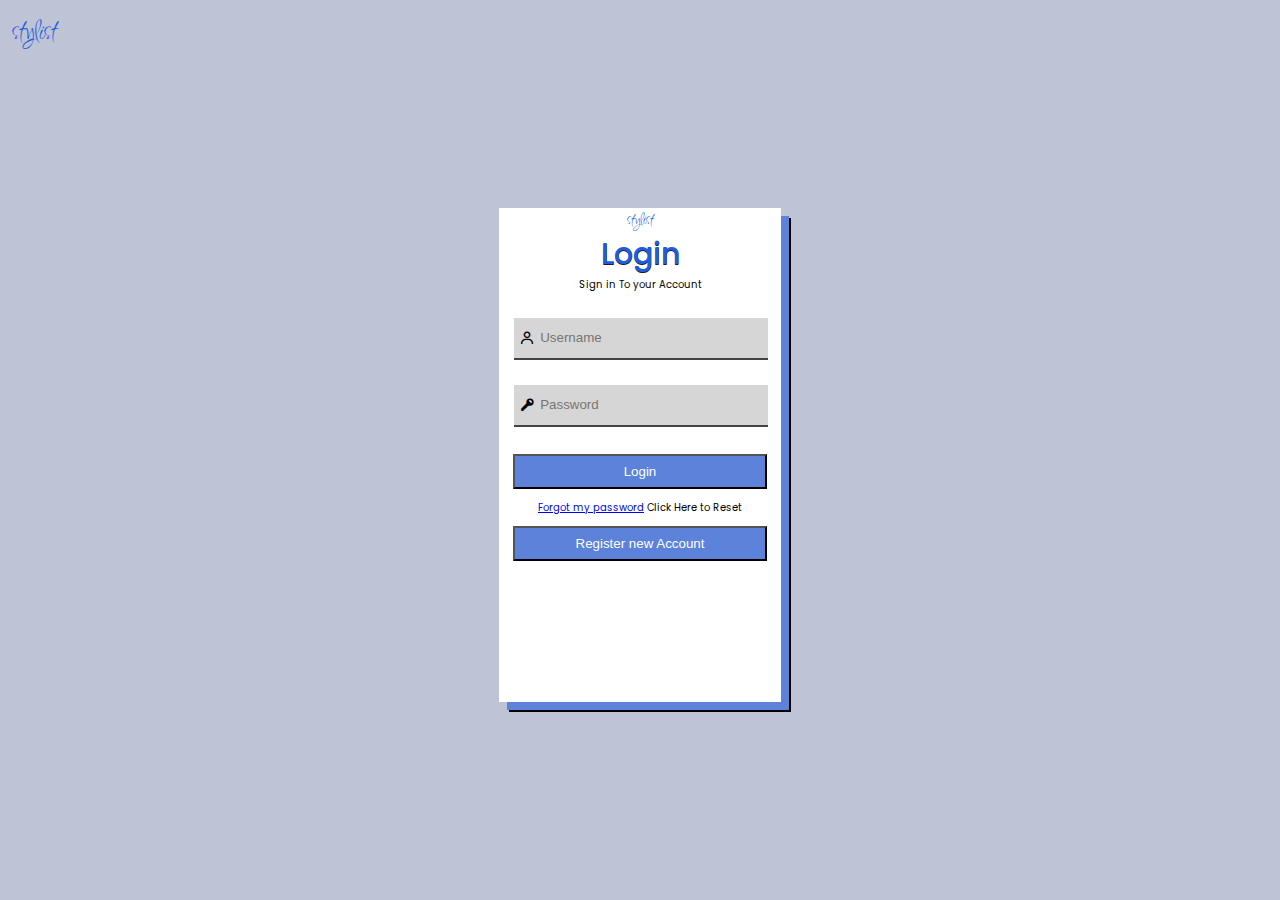
<file: Assignment_2/index.html>
<!DOCTYPE html>
<html lang="en">

<head>
    <meta charset="UTF-8">
    <meta name="viewport" content="width=device-width, initial-scal++e=1.0">
    <title>StyleList</title>
    <link rel="preconnect" href="https://fonts.googleapis.com">
    <link rel="preconnect" href="https://fonts.gstatic.com" crossorigin>
    <link href="https://fonts.googleapis.com/css2?family=Inspiration&family=Poppins:wght@400;600;700&display=swap"
        rel="stylesheet">

    <link rel="stylesheet" href="style.css">

    <link href='https://unpkg.com/boxicons@2.1.4/css/boxicons.min.css' rel='stylesheet'>
</head>

<body>
    <header>
        <nav>
            <div class="logo">
                stylist
            </div>
        </nav>
    </header>

    <main class="main">
        <div class="container">
            <form action="">
                <div class="inlogo">
                    stylist
                </div>
                <div class="font">
                    <h2>Login</h2>
                    <p>Sign in To your Account</p>
                </div>

                <div class="input-box">
                    <i class='bx bx-user'></i>
                    <input type="text" id="username" placeholder="Username">
                </div>
                <div class="input-box">
                    <i class='bx bxs-key'></i>
                    <input type="password" id="password" placeholder="Password">
                </div>

                <div class="btnLogin">
                    <button onclick="login(event)" type="submit" class="btn1">Login</button>
                </div>
                <div class="ForgotPassword">
                    <a href="#">Forgot my password</a>
                    <label for="">Click Here to Reset</label>
                </div>

                <div class="btnRegister">
                    <button type="submit" class="btn2">Register new Account</button>

                </div>



            </form>

        </div>
    </main>


    <script>

        function login(event) {
            event.preventDefault();
            // Optional: check if fields are filled
            var user = document.getElementById("username").value;
            var pass = document.getElementById("password").value;

            if (user === "" || pass === "") {
                alert("Please enter username and password");
            } else {
                // Change to 2nd page

                window.location.href = "search.html";
            }
        }

    </script>
</body>

</html>
</file>
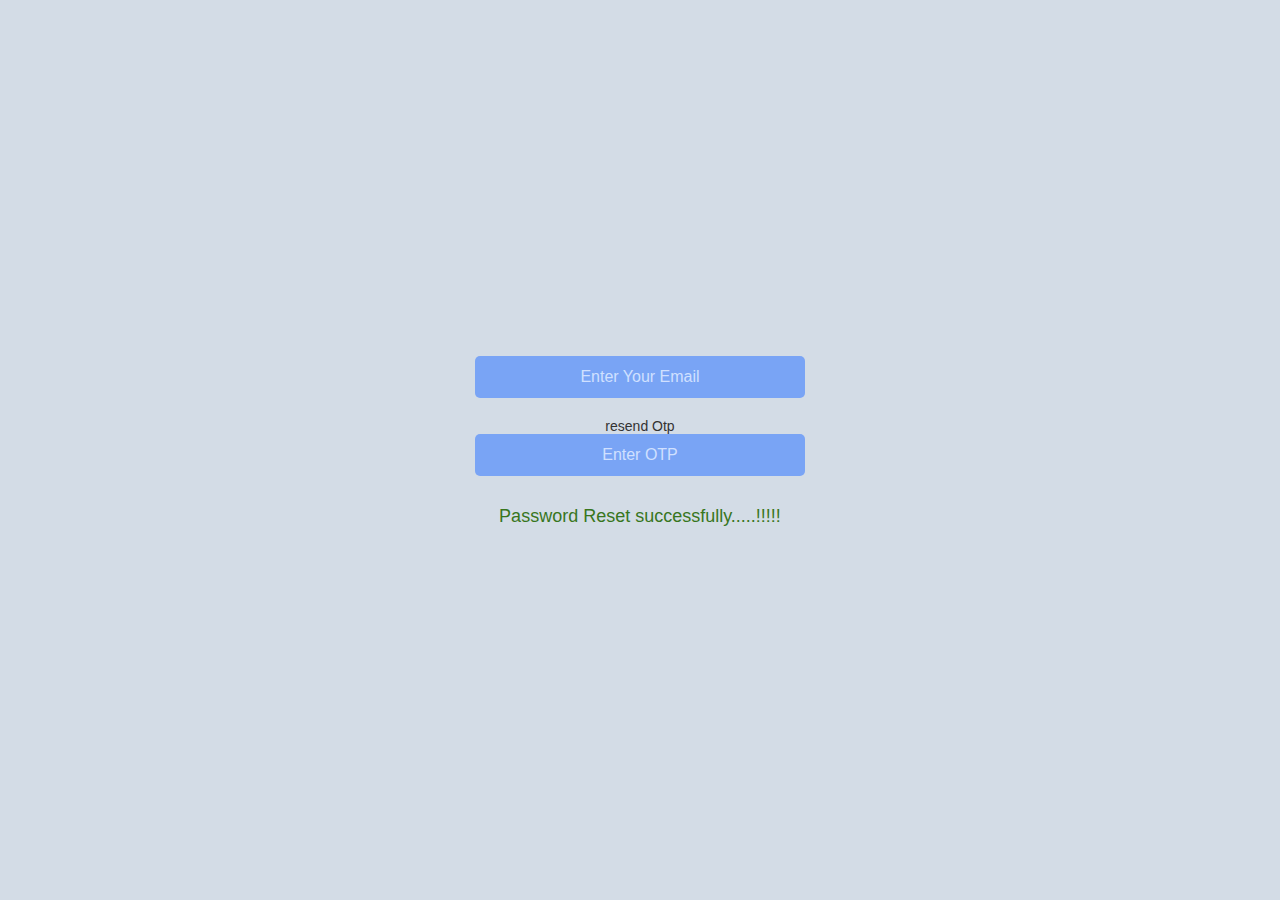
<file: Assignment_2/forgotpass.html>
<!DOCTYPE html>
<html lang="en">
<head>
    <meta charset="UTF-8">
    <meta name="viewport" content="width=device-width, initial-scale=1.0">
    <title>Password Reset</title>
    <link rel="stylesheet" href="forgotpass.css">
</head>
<body>
    <div class="container">
        <div class="input-group">
            <input type="email" id="email" placeholder="Enter Your Email">
            
        </div>
        <a href="#" class="otp-link">resend Otp</a>
        <div class="input-group">
            <input type="text" id="otp" placeholder="Enter OTP">
        </div>
        <p class="success-message">Password Reset successfully.....!!!!!</p>
    </div>
</body>
</html>
</file>
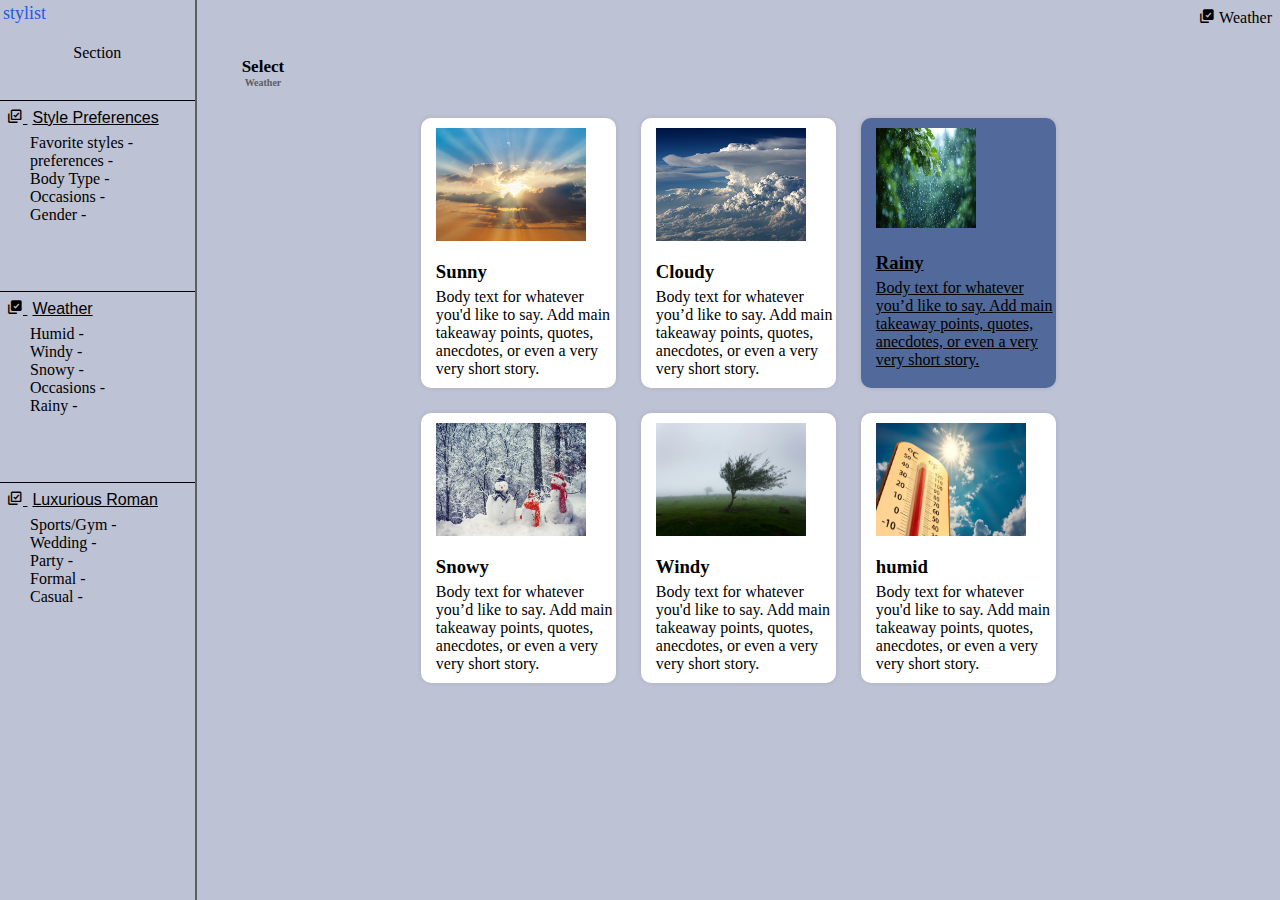
<file: Assignment_2/Preferences.html>
<!DOCTYPE html>
<html lang="en">

<head>
    <meta charset="UTF-8">
    <meta name="viewport" content="width=device-width, initial-scale=1.0">
    <title>Preferences</title>
    <link href='https://unpkg.com/boxicons@2.1.4/css/boxicons.min.css' rel='stylesheet'>
    <link rel="stylesheet" href="Preferences.css">
</head>

<body>
    <div class="sidebar">
        <div class="box1">
            <div class="logo">
                stylist
            </div>
            <div class="section">
                Section
            </div>
        </div>
        <div class="box2">
            <div class="selected"><a href="#"><i class='bx bx-select-multiple'></i>
                    <div class="insidediv">Style Preferences</div>
                </a></div>
            <div class="word">
                <span>Favorite styles -</span>
                <span>preferences -</span>
                <span>Body Type -</span>
                <span>Occasions -</span>
                <span>Gender -</span>
            </div>
        </div>
        <div class="box3">
            <div class="selected"><a href="#"><i class='bx bxs-select-multiple'></i>
                    <div class="insidediv">Weather</div>
                </a></div>
            <div class="word">
                <span>Humid -</span>
                <span>Windy -</span>
                <span>Snowy -</span>
                <span>Occasions -</span>
                <span>Rainy -</span>
            </div>
        </div>
        <div class="box4">
            <div class="selected"><a href="#"><i class='bx bx-select-multiple'></i>
                    <div class="insidediv">Luxurious Roman</div>
                </a></div>
            <div class="word">
                <span>Sports/Gym -</span>
                <span>Wedding -</span>
                <span>Party -</span>
                <span>Formal -</span>
                <span>Casual -</span>
            </div>
        </div>
    </div>

    <div class="mainsection">
        <div class="righselect">
            <i class='bx bxs-select-multiple'></i> Weather
        </div>
        <div class="left">
            Select <span>Weather</span>
        </div>
        <div class="boxes">
            <div class="boxes1">
                <img src="weather1.jpg" alt="Weather">
                <h3>Sunny</h3>
                <p>
                    Body text for whatever you'd like to say. Add main takeaway points, quotes, anecdotes, or even a
                    very very short story.
                </p>
            </div>
            <div class="boxes1">
                <img src="weather2.jpeg" alt="Weather">
                <h3>Cloudy</h3>
                <p>
                    Body text for whatever you’d like to say. Add main takeaway points, quotes, anecdotes, or even a very very short story. 
                </p>
            </div>
            <div class="boxes1 boxes2">
                <a href="#"><img src="weather3.jpg" alt="Weather">
                <h3>Rainy</h3>
                <p>
                    Body text for whatever you’d like to say. Add main takeaway points, quotes, anecdotes, or even a very very short story. 
                </p>
                </a>
            </div>
            <div class="boxes1">
                <img src="weather4.webp" alt="Weather">
                <h3>Snowy</h3>
                <p>
                    Body text for whatever you’d like to say. Add main takeaway points, quotes, anecdotes, or even a very very short story. 
                </p>
            </div>
            <div class="boxes1">
                <img src="weather5.jpg" alt="Weather">
                <h3>Windy</h3>
                <p>
                    Body text for whatever you'd like to say. Add main takeaway points, quotes, anecdotes, or even a
                    very very short story.
                </p>
            </div>
            <div class="boxes1"><img src="weather6.avif" alt="Weather">
                <h3>humid</h3>
                <p>
                    Body text for whatever you'd like to say. Add main takeaway points, quotes, anecdotes, or even a
                    very very short story.
                </p></div>

        </div>

    </div>
</body>

</html>
</file>
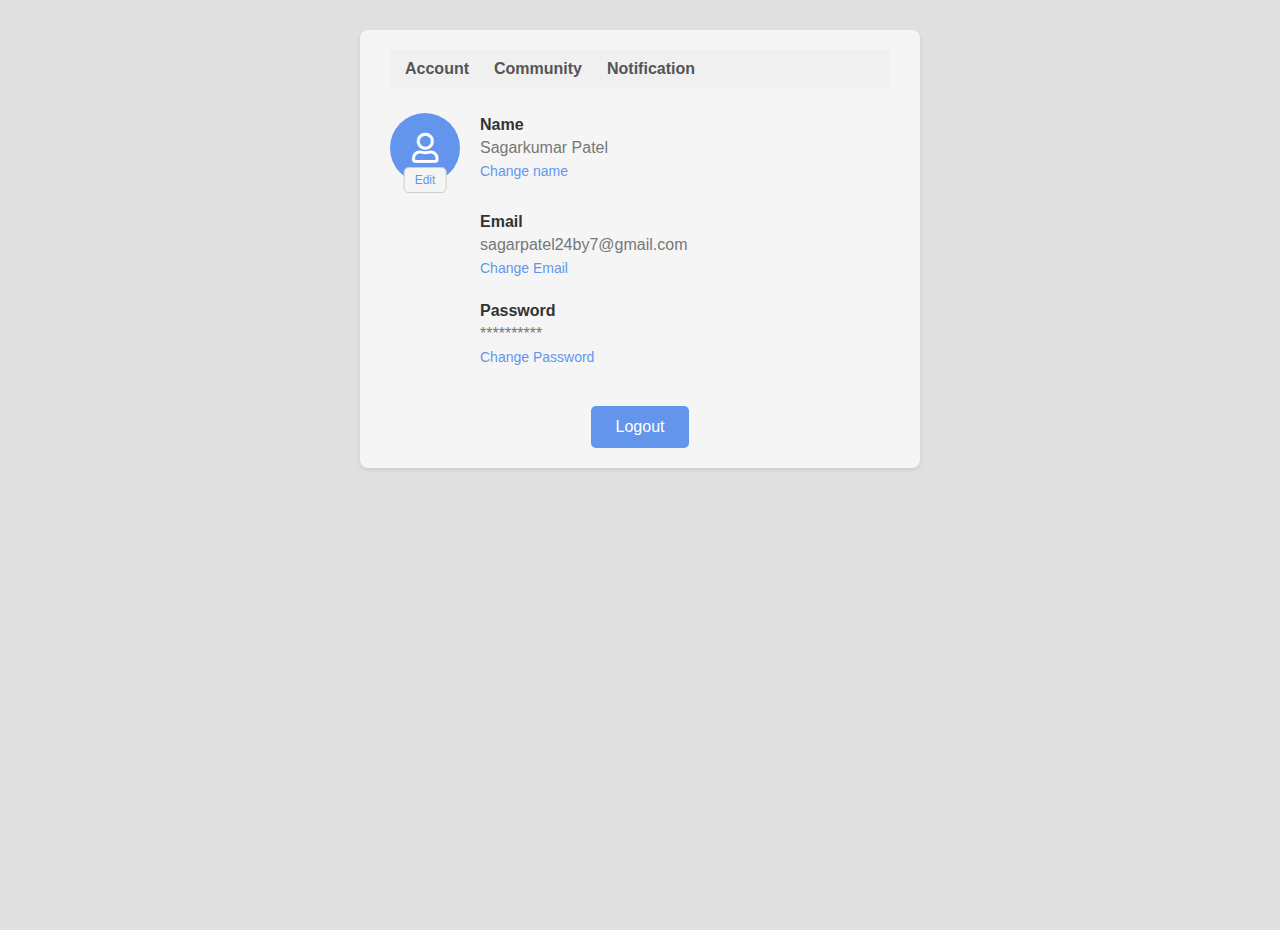
<file: Assignment_2/profile.html>
<!DOCTYPE html>
<html lang="en">
<head>
    <meta charset="UTF-8">
    <meta name="viewport" content="width=device-width, initial-scale=1.0">
    <title>Profile</title>
    <link rel="stylesheet" href="https://cdnjs.cloudflare.com/ajax/libs/font-awesome/5.15.4/css/all.min.css">
    <link rel="stylesheet" href="profile.css">
</head>
<body>
    <div class="profile-container">
        <div class="header-nav">
            <ul>
                <li><a href="#">Account</a></li>
                <li><a href="#">Community</a></li>
                <li><a href="#">Notification</a></li>
            </ul>
        </div>

        <div class="profile-header">
            <div class="profile-icon-wrapper">
                <div class="profile-icon-container"></div>
                <div class="edit-profile-icon">Edit</div>
            </div>
            <div class="profile-details">
                <strong>Name</strong>
                <div class="info-value">Sagarkumar Patel</div>
                <a href="#" class="edit-button">Change name</a>
            </div>
        </div>

        <div class="info-section">
            <strong>Email</strong>
            <div class="info-value">sagarpatel24by7@gmail.com</div>
            <a href="#" class="change-link">Change Email</a>
        </div>

        <div class="info-section">
            <strong>Password</strong>
            <div class="info-value">**********</div>
            <a href="#" class="change-link">Change Password</a>
        </div>

        <div class="logout-button-container">
            <button class="logout-button">Logout</button>
        </div>
    </div>
</body>
</html>
</file>
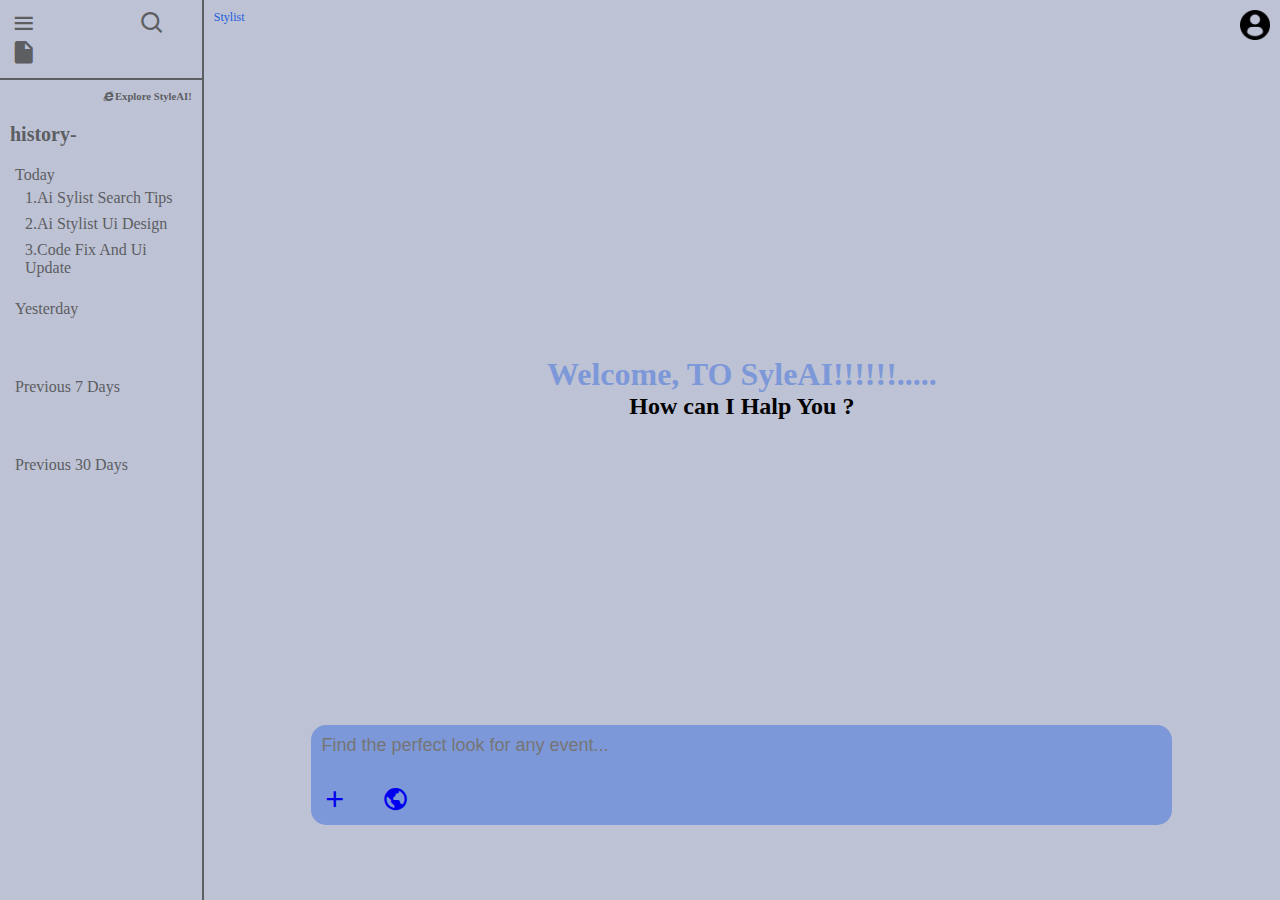
<file: Assignment_2/search.html>
<!DOCTYPE html>
<html lang="en">

<head>
    <meta charset="UTF-8">
    <meta name="viewport" content="width=device-width, initial-scale=1.0">
    <title>Search</title>
    <link href='https://unpkg.com/boxicons@2.1.4/css/boxicons.min.css' rel='stylesheet'>
    <link rel="stylesheet" href="search.css">
</head>

<body>
    <div class="sidebar">
        <div class="menu">
            <a href="#"><i class='bx bx-menu'></i></a>
            <a href="#"><i class='bx bx-search'></i></a>
            <a href="#"><i class='bx bxs-file-blank'></i></a>
        </div>
        <div class="underline"></div>
        <div class="explor">
            <i class='bx bxl-internet-explorer'></i>
            <h6>Explore StyleAI!
            </h6>
        </div>

        <div class="history">
            history-
        </div>
        <div class="loremhis">
            Today
            <span>1.Ai Sylist Search Tips</span>
            <span>2.Ai Stylist Ui Design</span>
            <span>3.Code Fix And Ui Update</span>
        </div>
        <div class="emptyhis">
            <span>Yesterday</span>
            <span>Previous 7 Days</span>
            <span>Previous 30 Days</span>

        </div>
    </div>

    <div class="main">
        <div class="top-bar">
            <div class="logo">Stylist</div>
            <img src="profile-user.png" class="profile-icon" />
        </div>

        <div class="center">
            <h1>Welcome, TO SyleAI!!!!!!.....</h1>
            <h2>How can I Halp You ?</h2>
        </div>

        <div class="forcontainer">
            <div class="container">
                <!-- <div class="txt">"Find the perfect look for any event..."</div> -->
                <input type="text" placeholder="Find the perfect look for any event..." class="txt">
                <div class="icones">
                    <a href="#"><i class='bx bx-plus'></i></a>
                    <a href="#"><i class='bx bx-world'></i></a>
                </div>
            </div>

        </div>


    </div>

</body>

</html>
</file>
<file: Assignment_2/style.css>
*{
    margin: 0;
    padding: 0;
}

body{
    background-color: #BEC3D5;
    color: white;
    font-family: "Poppins", sans-serif;
}

nav div {
    font-family: "Inspiration", cursive;
    font-size: 30px;
    margin: 12px 0 0 12px;
    color: #215DDD;
}

.loginPage{
    height: 300px;
    width: 300px;
    background-color: aqua;
}

.main{
    width: 100%;
    height: 90vh;
    display: flex;
    align-items: center;
    justify-content: center;
}

.container{
    /* height: 450px;
    width: 375px; */
    background-color: #FFFFFF;    
    box-shadow: 8px 8px #5C82DA, 10px 10px black;
    color: black;
    justify-content: center;
    width: 22%;
    height: 61%;
}

.inlogo{
    /* text-decoration: underline; */
    font-family: "Inspiration", cursive;
    font-size: 18px;
    color: #215DDD;
    text-align: center;
}

.font h2{
    text-align: center;
    color: #215CDD;
    font-size: 30px;
    font-weight: 500;
    text-shadow: 0.5px 0.5px rgb(31, 30, 30);

}

.font p{
    font-size: 10px;
    color: black;
    text-align: center;
}

.input-box{
    width: 90%;
    height: 40px;
    margin: 25px 15px;
    display: flex;
    justify-content: start;
    border-bottom: 2px solid rgb(70, 65, 65);
    background-color: #D7D6D6;
    
}

.input-box input {
    width: 100%;
    height: 100%;
    background-color: transparent; 
    border: none;
    outline: none;
}

.bx{
    margin: 12px 5px 12px 5px;

}

.btnLogin{
    height: 40px;
    width: 100%;
    display: flex;
    justify-content: center;
    align-items: center;
}

.btn1{
    width: 90%;
    height: 35px;
    background-color: #5C82DA;
    color: #FFFFFF;
}

.btnRegister{
    height: 40px;
    width: 100%;
    display: flex;
    justify-content: center;
    align-items: center;

}

.btn2{
    width: 90%;
    height: 35px;
    background-color: #5C82DA;
    color: #FFFFFF;
}

.ForgotPassword{
    display: flex;
    justify-content: center;
    align-items: center;
    color: black;
    margin: 8px 0 8px 0;
}

.ForgotPassword a {
    font-size: 10px;
    margin-right: 3px;

}

.ForgotPassword label {
    font-size: 10px;
}
</file>
<file: Assignment_2/forgotpass.css>
body {
    font-family: sans-serif;
    background-color: #d3dce6; 
    display: flex;
    flex-direction: column;
    align-items: center;
    justify-content: center;
    min-height: 100vh;
    margin: 0;
}

.container {
    background-color: transparent;
    padding: 30px;
    border-radius: 8px;
    text-align: center;
}

.input-group {
    margin-bottom: 20px;
    display: flex;
    align-items: center;
    justify-content: center;
}

label {
    display: block;
    margin-bottom: 5px;
    color: #333;
}

input[type="email"],
input[type="text"] {
    padding: 12px 15px;
    border: none;
    border-radius: 5px;
    width: 300px;
    font-size: 16px;
    background-color: #79a4f5; 
    color: white;
    text-align: center;
}

input::placeholder {
    color: #d0e0ff; 
    text-align: center; 
}

.otp-link {
    display: block;
    margin-top: 10px;
    font-size: 14px;
    color: #333;
    text-decoration: none;
}

.success-message {
    margin-top: 30px;
    font-size: 18px;
    color: #38761d; /* Green color for success */
}
</file>
<file: Assignment_2/Preferences.css>
* {
    padding: 0;
    margin: 0;
    color: black;
}

body {
    display: flex;
    background-color: #BEC2D5;
}

.box1 {
    height: 100px;
    width: 100%;
    border-bottom: 1px solid black;
}

.sidebar {
    height: 100vh;
    width: 230px;
    display: flex;
    flex-direction: column;
    border-right: 2px solid #5C5E62;
}

.logo {
    font-family: "Inspiration", cursive;
    font-size: 18px;
    color: #215DDD;
    margin: 3px;
}

.section {
    display: flex;
    justify-content: center;
    align-items: center;
    margin: 20px;
}

.selected {
    margin: 7px;
    font-family: 'Trebuchet MS', 'Lucida Sans Unicode', 'Lucida Grande', 'Lucida Sans', Arial, sans-serif;


}

.selected div {
    display: inline;
    padding-left: 5px;
}

.word span {
    display: block;
}

.word {
    margin: 7px 0 0 30px;
}

.box2 {
    width: 100%;
    height: 190px;
    border-bottom: 1px solid black;
}

.box3 {
    width: 100%;
    height: 190px;
    border-bottom: 1px solid black;
}

.box4 {
    width: 100%;
    height: 190px;
}

.mainsection {
    height: 100vh;
    width: 100%;
}

.righselect {
    text-align: end;
    margin: 8px;
}

.left {
    margin: 30px 0 0 45px;
    font-weight: 900;
    font-size: 17px;

}

.left span {
    display: block;
    font-size: 10px;
    font-weight: lighter;
    color: #5C5E62;
    padding-left: 3px;
}

.boxes {
    display: grid;
    grid-template-columns: repeat(3, 1fr);
    gap: 25px;
    width: fit-content;
    margin: auto;
    margin-top: 30px;
}

.boxes1 {
    width: 180px;
    height: 250px;
    background-color: white;
    border-radius: 10px;
    box-shadow: 0 0 5px rgba(0, 0, 0, 0.1);
    padding: 10px 0 10px 15px;
    display: flex;
    flex-direction: column;
}

.boxes1 img {
    height: 150px;
    width: 150px;
}

.boxes1 h3{
    margin-top: 20px;
}

.boxes1 p{
    margin-top: 5px;
}

.boxes2{
    background-color: #526A9B;
}

.boxes2 img{
    height: 100px;
    width: 100px;
}
</file>
<file: Assignment_2/profile.css>
body {
    font-family: sans-serif;
    background-color: #e0e0e0;
    display: flex;
    justify-content: center;
    align-items: flex-start;
    min-height: 100vh;
    margin: 0;
    padding-top: 30px;
}

.profile-container {
    background-color: #f5f5f5;
    border-radius: 8px;
    box-shadow: 0 2px 4px rgba(0, 0, 0, 0.1);
    padding: 20px 30px;
    width: 500px;
}

.header-nav {
    background-color: #f0f0f0;
    border-radius: 5px;
    padding: 10px 15px;
    margin-bottom: 25px;
}

.header-nav ul {
    list-style: none;
    padding: 0;
    margin: 0;
    display: flex;
}

.header-nav li {
    margin-right: 25px;
}

.header-nav li:last-child {
    margin-right: 0;
}

.header-nav a {
    text-decoration: none;
    color: #555;
    font-weight: bold;
}

.profile-header {
    display: flex;
    align-items: center;
    margin-bottom: 30px;
}

.profile-icon-wrapper {
    position: relative;
    /* For positioning the edit button */
    margin-right: 20px;
}

.profile-icon-container {
    background-color: #6495ed;
    color: white;
    border-radius: 50%;
    width: 70px;
    height: 70px;
    display: flex;
    justify-content: center;
    align-items: center;
    font-size: 30px;
}

.profile-icon-container::before {
    content: '\f007';
    /* Font Awesome user icon */
    font-family: 'Font Awesome 5 Free';
    font-weight: 400;
}

.edit-profile-icon {
    position: absolute;
    bottom: -10px;
    /* Adjust vertical position */
    left: 50%;
    transform: translateX(-50%);
    background-color: #f5f5f5;
    /* Light background */
    color: #6495ed;
    border: 1px solid #ccc;
    border-radius: 5px;
    padding: 5px 10px;
    font-size: 12px;
    cursor: pointer;
}

.profile-details {
    flex-grow: 1;
}

.profile-details strong {
    display: block;
    color: #333;
    margin-bottom: 5px;
}

.profile-details .info-value {
    color: #777;
    margin-bottom: 5px;
}

.profile-details .edit-button {
    color: #6495ed;
    font-size: 14px;
    text-decoration: none;
    cursor: pointer;
}

.info-section {
    margin-bottom: 25px;
    padding-left: 90px;
}

.info-section strong {
    display: block;
    color: #333;
    margin-bottom: 5px;
}

.info-section .info-value {
    color: #777;
    margin-bottom: 5px;
}

.info-section .change-link {
    color: #6495ed;
    font-size: 14px;
    text-decoration: none;
}

.logout-button-container {
    text-align: center;
    margin-top: 40px;
}

.logout-button {
    background-color: #6495ed;
    color: white;
    border: none;
    padding: 12px 25px;
    border-radius: 5px;
    cursor: pointer;
    font-size: 16px;
}

.logout-button:hover {
    background-color: #4682b4;
}
</file>
<file: Assignment_2/search.css>
* {
    margin: 0;
    padding: 0;
}

body {
    display: flex;
    background-color: #BEC2D5;
}

.sidebar {
    width: 240px;
    height: 100vh;
    background-color: #BEC2D5;
    border-right: 2px solid #5C5E62;
    color: #5C5E62;
    display: flex;
    flex-direction: column;
}

.bx-search {
    margin-left: 98px;
}

.bx {
    font-size: 27px;
}

.underline {
    border: 1px solid;
    width: 100%;
}

.menu {
    padding: 10px;
}

.menu a {
    color: #5C5E62;
}


.explor h6 {
    display: inline;
}

.explor i {
    font-size: small;
}

.explor {
    display: flex;
    justify-content: flex-end;
    padding: 10px;
}

.history {
    font-size: 20px;
    font-weight: bold;
    padding: 10px;
}

.loremhis {
    padding: 10px 10px 10px 15px;
}

.loremhis span {
    display: block;
    padding: 5px 0 3px 10px;
}

.emptyhis {
    padding: 10px 10px 10px 15px;
}

.emptyhis span {
    display: block;
    margin-bottom: 60px;
}

.main{
    height: 100%;
    width: 100%;
}

.logo {
    font-family: "Inspiration", cursive;
    font-size: 12px;
    margin: 10px;
    color: #215DDD;
}

.profile-icon{
    height: 30px;
    width: 30px;
    margin: 10px;
}

.top-bar{
    display: flex;
    justify-content: space-between;
}

.center{
    display: flex;
    align-items: center;
    justify-content: center;
    height: 75vh;
    flex-direction: column;

}

.center h1{
    color: #7D98D8;
}

.forcontainer{
    width: 100%;
    display: flex;
    align-items: center;
    justify-content: center;
}

.container{
    height: 100px;
    width: 80%;
    background-color: #7D98D8;
    border-radius: 15px;
}

.txt{
    font-size: 18px;
    margin: 10px;
    background-color: #7D98D8;
    border: none;
    outline: none;
    display: block;
    width: 97%;
    color: #d5daf4;
}

.icones {
    display: block;
    margin: 30px 0 10px 10px;
    padding-right: 25px;
    color: #404040;
}

.bx-plus{
    margin-right: 30px;
}
</file>
